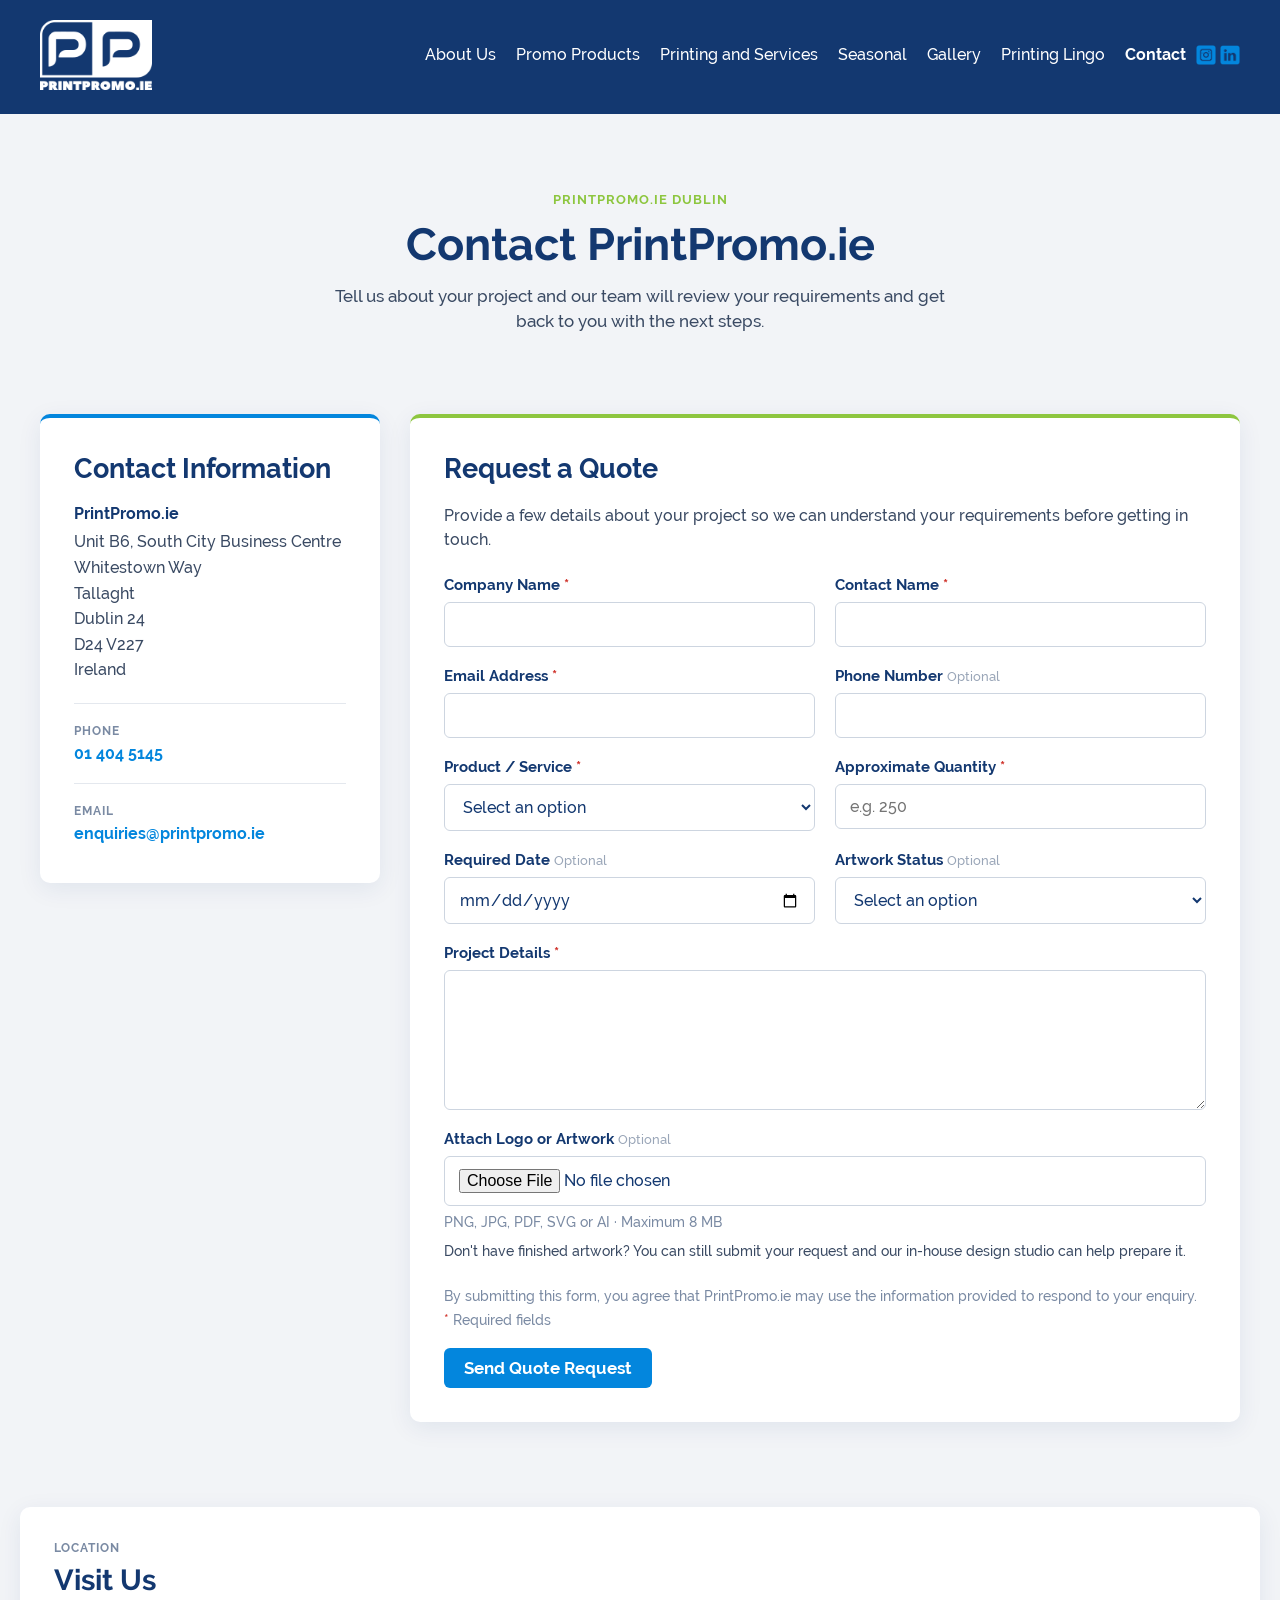
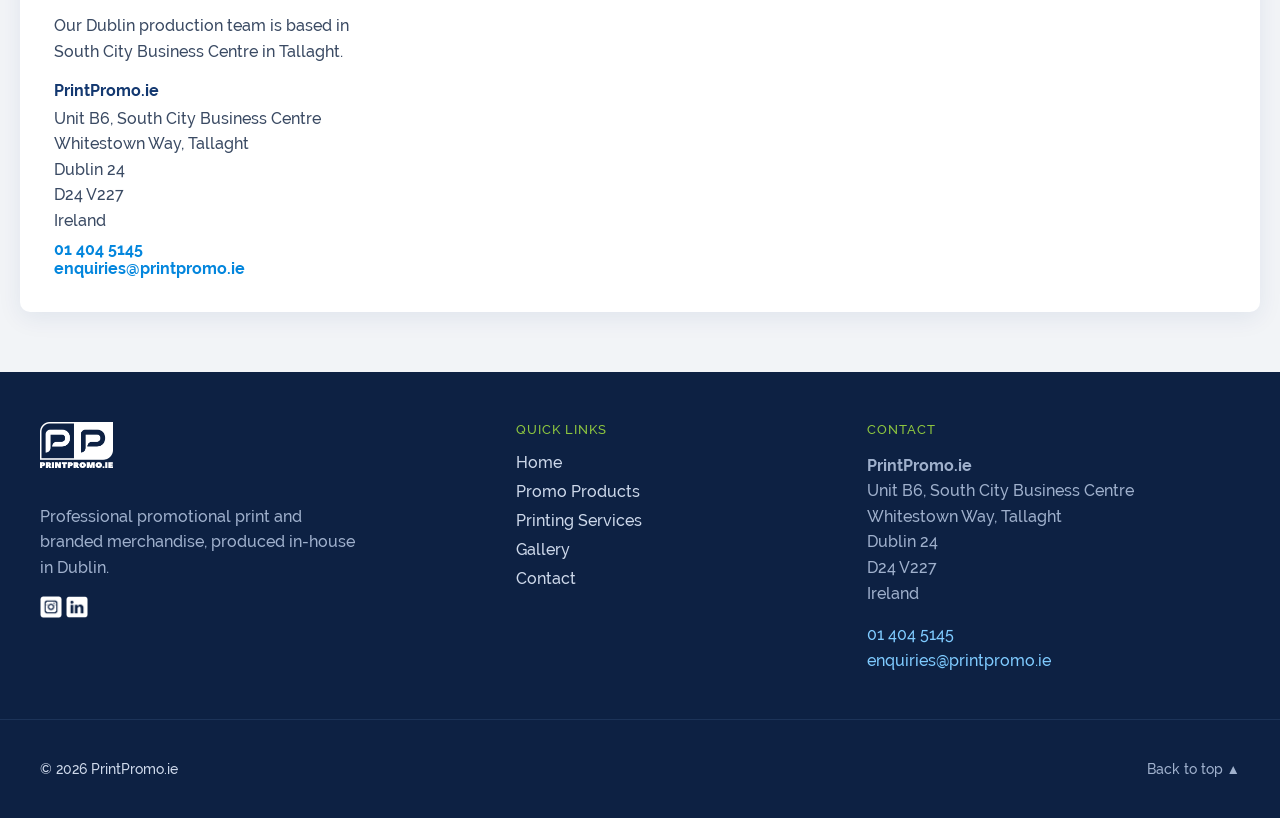
<file: contact.html>
<!DOCTYPE html>
<html lang="en-IE">
<head>
    <meta charset="UTF-8">
    <meta name="viewport" content="width=device-width, initial-scale=1.0">
    <script async src="https://www.googletagmanager.com/gtag/js?id=G-SHBVXMVG05"></script>
    <script>
      window.dataLayer = window.dataLayer || [];
      function gtag(){dataLayer.push(arguments);}
      gtag('js', new Date());
      gtag('config', 'G-SHBVXMVG05');
    </script>
    <meta name="description" content="Contact PrintPromo.ie in Tallaght, Dublin, for quotes on promotional products, branded merchandise, signage, vehicle wraps and large-format printing.">
    <meta name="robots" content="index,follow">
    <meta name="theme-color" content="#133870">
    <title>Contact PrintPromo.ie Dublin | Request a Print Quote</title>
    <link rel="canonical" href="https://www.printpromo.ie/contact.html">

    <!-- Open Graph -->
    <meta property="og:type" content="website">
    <meta property="og:title" content="Contact PrintPromo.ie Dublin | Request a Print Quote">
    <meta property="og:description" content="Contact PrintPromo.ie in Tallaght, Dublin, for quotes on promotional products, branded merchandise, signage, vehicle wraps and large-format printing.">
    <meta property="og:url" content="https://www.printpromo.ie/contact.html">
    <meta property="og:site_name" content="PrintPromo.ie">
    <meta property="og:locale" content="en_IE">
    <meta name="twitter:card" content="summary">
    <meta name="twitter:title" content="Contact PrintPromo.ie Dublin | Request a Print Quote">
    <meta name="twitter:description" content="Contact PrintPromo.ie in Tallaght, Dublin, for quotes on promotional products, branded merchandise, signage, vehicle wraps and large-format printing.">
    <script type="application/ld+json">
    {
      "@context": "https://schema.org",
      "@graph": [
        {
          "@type": "Organization",
          "@id": "https://www.printpromo.ie/#organization",
          "name": "PrintPromo.ie",
          "url": "https://www.printpromo.ie/",
          "logo": "https://www.printpromo.ie/images/logo.png",
          "email": "enquiries@printpromo.ie",
          "telephone": "+353 1 404 5145",
          "sameAs": ["https://www.instagram.com/printpromo.ie/", "https://www.linkedin.com/company/printpromo-ie/"]
        },
        {
          "@type": "LocalBusiness",
          "@id": "https://www.printpromo.ie/#localbusiness",
          "name": "PrintPromo.ie",
          "url": "https://www.printpromo.ie/",
          "email": "enquiries@printpromo.ie",
          "telephone": "+353 1 404 5145",
          "address": {
            "@type": "PostalAddress",
            "streetAddress": "Unit B6, South City Business Centre, Whitestown Way",
            "addressLocality": "Tallaght",
            "addressRegion": "Dublin 24",
            "postalCode": "D24 V227",
            "addressCountry": "IE"
          },
          "parentOrganization": {"@id": "https://www.printpromo.ie/#organization"}
        },
        {
          "@type": "WebSite",
          "@id": "https://www.printpromo.ie/#website",
          "url": "https://www.printpromo.ie/",
          "name": "PrintPromo.ie",
          "publisher": {"@id": "https://www.printpromo.ie/#organization"},
          "inLanguage": "en-IE"
        },
        {
          "@type": "ContactPage",
          "@id": "https://www.printpromo.ie/contact.html#webpage",
          "url": "https://www.printpromo.ie/contact.html",
          "name": "Contact PrintPromo.ie Dublin | Request a Print Quote",
          "isPartOf": {"@id": "https://www.printpromo.ie/#website"},
          "about": {"@id": "https://www.printpromo.ie/#localbusiness"},
          "inLanguage": "en-IE"
        }
      ]
    }
    </script>

    <link rel="stylesheet" href="styles.css?v=20260623-1">
    <link rel="stylesheet" href="contact.css?v=1">
</head>
<body>
    <!-- HEADER -->
    <header class="header">
        <a href="index.html"><img src="images/logo.png" alt="PrintPromo.ie Logo" class="logo"></a>
        <nav class="navbar">
            <button class="close-menu" aria-label="Close navigation">&times;</button>
            <a href="index.html#about-us">About Us</a>
            <a href="index.html#promoproducts">Promo Products</a>
            <a href="index.html#printingservices">Printing and Services</a>
            <a href="index.html#seasonal">Seasonal</a>
            <a href="index.html#gallery">Gallery</a>
            <a href="index.html#glossary">Printing Lingo</a>
            <a href="contact.html" class="current">Contact</a>
            <div class="social-icons">
                <a href="https://www.instagram.com/printpromo.ie/" target="_blank" rel="noopener noreferrer"><img src="images/ig.png" alt="Instagram"></a>
                <a href="https://www.linkedin.com/company/printpromo-ie/" target="_blank" rel="noopener noreferrer"><img src="images/li.png" alt="LinkedIn"></a>
            </div>
        </nav>
        <button class="menu-toggle" aria-label="Toggle navigation">&#9776;</button>
    </header>

    <!-- CONTACT INTRO -->
    <section class="contact-hero">
        <div class="container">
            <span class="contact-eyebrow">PRINTPROMO.IE DUBLIN</span>
            <h1>Contact PrintPromo.ie</h1>
            <p class="contact-sub">Tell us about your project and our team will review your requirements and get back to you with the next steps.</p>
        </div>
    </section>

    <!-- CONTACT BODY -->
    <section class="contact-body">
        <div class="container contact-grid">

            <!-- LEFT: CONTACT INFO -->
            <aside class="contact-info-card">
                <h2>Contact Information</h2>
                <div class="info-block">
                    <strong>PrintPromo.ie</strong>
                    <p>Unit B6, South City Business Centre<br>
                       Whitestown Way<br>
                       Tallaght<br>
                       Dublin 24<br>
                       D24 V227<br>
                       Ireland</p>
                </div>
                <div class="info-divider"></div>
                <div class="info-block">
                    <span class="info-label">PHONE</span>
                    <a href="tel:+35314045145" class="info-link">01 404 5145</a>
                </div>
                <div class="info-divider"></div>
                <div class="info-block">
                    <span class="info-label">EMAIL</span>
                    <a href="mailto:enquiries@printpromo.ie" class="info-link">enquiries@printpromo.ie</a>
                </div>
            </aside>

            <!-- RIGHT: QUOTE FORM -->
            <div class="quote-card">
                <h2>Request a Quote</h2>
                <p class="quote-intro">Provide a few details about your project so we can understand your requirements before getting in touch.</p>

                <form id="quoteForm" action="save_contact.php" method="POST" enctype="multipart/form-data" novalidate>

                    <!-- Honeypot anti-spam: hidden from humans, bots fill it -->
                    <div class="hp-field" aria-hidden="true">
                        <label for="website">Website</label>
                        <input type="text" id="website" name="website" tabindex="-1" autocomplete="off">
                    </div>

                    <div class="form-row">
                        <div class="form-field">
                            <label for="company">Company Name <span class="req">*</span></label>
                            <input type="text" id="company" name="company" required>
                        </div>
                        <div class="form-field">
                            <label for="contact_name">Contact Name <span class="req">*</span></label>
                            <input type="text" id="contact_name" name="contact_name" required>
                        </div>
                    </div>

                    <div class="form-row">
                        <div class="form-field">
                            <label for="email">Email Address <span class="req">*</span></label>
                            <input type="email" id="email" name="email" required>
                        </div>
                        <div class="form-field">
                            <label for="phone">Phone Number <span class="opt">Optional</span></label>
                            <input type="tel" id="phone" name="phone">
                        </div>
                    </div>

                    <div class="form-row">
                        <div class="form-field">
                            <label for="product_service">Product / Service <span class="req">*</span></label>
                            <select id="product_service" name="product_service" required>
                                <option value="" disabled selected>Select an option</option>
                                <optgroup label="Promo Products">
                                    <option>Apparel &amp; Accessories</option>
                                    <option>Bags &amp; Travel</option>
                                    <option>Eating &amp; Drinking</option>
                                    <option>Seasonal Range</option>
                                    <option>Technology &amp; Accessories</option>
                                    <option>Umbrellas &amp; Rain Garments</option>
                                    <option>Eco Product Range</option>
                                    <option>Office &amp; Writing</option>
                                </optgroup>
                                <optgroup label="Printing Services">
                                    <option>Outdoor Display &amp; Events</option>
                                    <option>Internal Display &amp; Finishing</option>
                                    <option>Vehicle Wraps</option>
                                    <option>Sign Panels &amp; Advertising</option>
                                    <option>Branded Glassware</option>
                                    <option>Large Format Print</option>
                                    <option>Last Minute Print</option>
                                    <option>Wall &amp; Glass Manifestations</option>
                                </optgroup>
                                <option>Other / Not sure</option>
                            </select>
                        </div>
                        <div class="form-field">
                            <label for="quantity">Approximate Quantity <span class="req">*</span></label>
                            <input type="text" id="quantity" name="quantity" placeholder="e.g. 250" required>
                        </div>
                    </div>

                    <div class="form-row">
                        <div class="form-field">
                            <label for="required_date">Required Date <span class="opt">Optional</span></label>
                            <input type="date" id="required_date" name="required_date">
                        </div>
                        <div class="form-field">
                            <label for="artwork_status">Artwork Status <span class="opt">Optional</span></label>
                            <select id="artwork_status" name="artwork_status">
                                <option value="" disabled selected>Select an option</option>
                                <option>Print-ready artwork available</option>
                                <option>Logo only, needs setup</option>
                                <option>No artwork yet, need design help</option>
                            </select>
                        </div>
                    </div>

                    <div class="form-field full">
                        <label for="details">Project Details <span class="req">*</span></label>
                        <textarea id="details" name="details" rows="6" required></textarea>
                    </div>

                    <div class="form-field full">
                        <label for="artwork">Attach Logo or Artwork <span class="opt">Optional</span></label>
                        <input type="file" id="artwork" name="artwork" accept=".png,.jpg,.jpeg,.pdf,.svg,.ai">
                        <p class="field-hint">PNG, JPG, PDF, SVG or AI &middot; Maximum 8 MB</p>
                        <p class="field-note">Don't have finished artwork? You can still submit your request and our in-house design studio can help prepare it.</p>
                    </div>

                    <p class="consent">By submitting this form, you agree that PrintPromo.ie may use the information provided to respond to your enquiry.</p>
                    <p class="req-note"><span class="req">*</span> Required fields</p>

                    <button type="submit" class="submit-btn">Send Quote Request</button>
                    <p id="formStatus" class="form-status" role="status" aria-live="polite"></p>
                </form>
            </div>
        </div>
    </section>

    <!-- VISIT US / MAP -->
    <section class="visit-us">
        <div class="container visit-grid">
            <div class="visit-text">
                <span class="info-label">LOCATION</span>
                <h2>Visit Us</h2>
                <p>Our Dublin production team is based in South City Business Centre in Tallaght.</p>
                <div class="info-block">
                    <strong>PrintPromo.ie</strong>
                    <p>Unit B6, South City Business Centre<br>
                       Whitestown Way, Tallaght<br>
                       Dublin 24<br>
                       D24 V227<br>
                       Ireland</p>
                </div>
                <a href="tel:+35314045145" class="info-link">01 404 5145</a><br>
                <a href="mailto:enquiries@printpromo.ie" class="info-link">enquiries@printpromo.ie</a>
            </div>
            <div class="visit-map">
                <iframe
                    title="PrintPromo.ie location in Tallaght, Dublin"
                    src="https://www.google.com/maps/embed?pb=!1m18!1m12!1m3!1d2385.5468905484363!2d-6.375996299999999!3d53.2797378!2m3!1f0!2f0!3f0!3m2!1i1024!2i768!4f13.1!3m3!1m2!1s0x486774ced52146ad%3A0xec483c20144a6cc9!2sHall%20Print%20Solutions!5e0!3m2!1sen!2sie!4v1721646984410!5m2!1sen!2sie"
                    loading="lazy" allowfullscreen></iframe>
            </div>
        </div>
    </section>

    <!-- FOOTER -->
    <footer class="site-footer" id="footer">
        <div class="container footer-grid">
            <div class="footer-col footer-brand">
                <img src="images/logo.png" alt="PrintPromo.ie Logo" class="footer-logo">
                <p>Professional promotional print and branded merchandise, produced in-house in Dublin.</p>
                <div class="social-icons">
                    <a href="https://www.instagram.com/printpromo.ie/" target="_blank" rel="noopener noreferrer"><img src="images/igw.png" alt="Instagram"></a>
                    <a href="https://www.linkedin.com/company/printpromo-ie/" target="_blank" rel="noopener noreferrer"><img src="images/liw.png" alt="LinkedIn"></a>
                </div>
            </div>
            <div class="footer-col">
                <h3 class="footer-heading">Quick Links</h3>
                <ul class="footer-links">
                    <li><a href="index.html">Home</a></li>
                    <li><a href="index.html#promoproducts">Promo Products</a></li>
                    <li><a href="index.html#printingservices">Printing Services</a></li>
                    <li><a href="index.html#gallery">Gallery</a></li>
                    <li><a href="contact.html">Contact</a></li>
                </ul>
            </div>
            <div class="footer-col">
                <h3 class="footer-heading">Contact</h3>
                <p><strong>PrintPromo.ie</strong><br>
                   Unit B6, South City Business Centre<br>
                   Whitestown Way, Tallaght<br>
                   Dublin 24<br>
                   D24 V227<br>
                   Ireland</p>
                <p><a href="tel:+35314045145" class="footer-contact">01 404 5145</a><br>
                   <a href="mailto:enquiries@printpromo.ie" class="footer-contact">enquiries@printpromo.ie</a></p>
            </div>
        </div>
        <div class="footer-bottom">
            <div class="container">
                <span>&copy; 2026 PrintPromo.ie</span>
                <a href="#" class="back-top-link">Back to top &#9650;</a>
            </div>
        </div>
    </footer>

    <script src="contact.js?v=1"></script>
</body>
</html>
</file>
<file: styles.css>
/* Importing Font Files */
@font-face {
    font-family: 'Raleway';
    src: url('fonts/Raleway-Regular.ttf') format('truetype');
    font-weight: normal;
    font-style: normal;
}
@font-face {
    font-family: 'Raleway';
    src: url('fonts/Raleway-Bold.ttf') format('truetype');
    font-weight: bold;
    font-style: normal;
}
@font-face {
    font-family: 'Raleway';
    src: url('fonts/Raleway-Black.ttf') format('truetype');
    font-weight: 600;
    font-style: normal;
}
@font-face {
    font-family: 'Raleway';
    src: url('fonts/Raleway-Medium.ttf') format('truetype');
    font-weight: 400;
    font-style: normal;
}
@font-face {
    font-family: 'Raleway';
    src: url('fonts/Raleway-Light.ttf') format('truetype');
    font-weight: 300;
    font-style: normal;
}
@font-face {
    font-family: 'Raleway';
    src: url('fonts/Raleway-Italic.ttf') format('truetype');
    font-weight: normal;
    font-style: italic;
}

/* Animation for headers */
@keyframes slideUpFadeIn {
    0% {
        opacity: 0;
        transform: translateY(60px);
    }
    100% {
        opacity: 1;
        transform: translateY(0);
    }
}

.animate-header {
    opacity: 0; /* Ensure headers are hidden initially */
    animation: slideUpFadeIn .5s forwards; /* Apply the animation */
}

/* Animation for SUPPORT LOCAL sliding in from the right */
@keyframes slideInRight {
    0% {
        opacity: 0;
        transform: translateX(200px);
    }
    100% {
        opacity: 1;
        transform: translateX(0);
    }
}

.animate-support-local {
    opacity: 0;
    animation: slideInRight 0.5s forwards;
    animation-delay: var(--animation-delay);
}

/* Scaling up core value images on hover */
.value img {
    transition: transform 0.5s ease-in-out;
}

.value:hover img {
    transform: scale(1.5);
}

/* Smooth Scrolling */
html {
    scroll-behavior: smooth;
}

/* Default Items */
body {
    color: #fff;
    font-family: 'Raleway', sans-serif;
    margin: 0;
    padding: 0;
    background-color: #133870;
}
h2 {
    font-family: Raleway;
    font-weight: bold;
    color: #fff;
    margin-top: 0;
    margin-bottom: 30px;
    padding: 15px 0px;
    font-size: 2.5em;
}
h3 {
    color: #7fcbff;
    font-weight: 400;
    margin-bottom: 30px;
    padding: 0px 0px;
    font-size: 1.6em;
}
img {
    max-width: 100%;
    height: auto;
}

a{
    text-decoration: none;
    color: inherit;
}

a:hover{
    text-decoration: underline;
}

/* Header */
.header {
    display: flex;
    justify-content: space-between;
    align-items: center;
    padding: 20px 20px;
    max-width: 1200px;
    margin: 0 auto;
}
.logo {
    height: 70px;
}

/* Navbar Styles */
.navbar {
    display: flex;
    z-index: 1000;
}
.navbar a {
    color: #fff; /* Default text color */
    text-decoration: none;
    margin-left: 20px;
    transition: color 0.3s ease; /* Smooth transition for color change */
}
.navbar a img {
    width: 20px;
    height: auto;
    margin: 0;
    padding: 0;
}
.navbar a:hover {
    color: #0386dd; /* Text color on hover */
}
.navbar a.current {
    font-weight: bold; /* Bold for active link */
}
.menu-toggle {
    display: none;
    font-size: 24px;
    background: none;
    border: none;
    cursor: pointer;
    color: #0e76bc;
}

/* Close menu button */
.close-menu {
    display: none;
    font-size: 24px;
    background: none;
    border: none;
    cursor: pointer;
    color: #0e76bc;
    align-self: flex-end;
}
.social-icons {
    margin-left: 10px;
}
.social-icons a {
    margin-left: 0;
}

/* Hero Banner */
.hero-banner {
    position: relative;
    width: 100%;
    overflow: hidden;
    background-color: #f3f3f3;
    display: flex;
    justify-content: center;
    align-items: center;
}
.carousel {
    width: 100%;
    position: relative;
    overflow: hidden;
    max-width: 100%;
    margin: 0 auto;
}
.carousel .slides {
    display: flex;
    transition: transform 0.5s ease-in-out;
    width: 100%; /* Assuming you have 4 slides */
    will-change: transform;
}
.carousel .slide {
    position: relative;
    width: 100%;
    flex-shrink: 0;
    overflow: hidden; /* Ensure no overflow */
}
.carousel .slides img {
    width: 100%;
    object-fit: cover;
}
.carousel img {
    display: block;
}
.carousel-indicators {
    position: absolute;
    bottom: 10px;
    left: 50%;
    transform: translateX(-50%);
    display: flex;
}
.carousel-indicators .indicator {
    width: 10px;
    height: 10px;
    background-color: #fff;
    border-radius: 50%;
    margin: 0 5px;
    cursor: pointer;
}
.carousel-indicators .indicator.active {
    background-color: #8dc63f;
}
/* Carousel Arrows */
.arrow {
    color: #fff;
    position: absolute;
    top: 50%;
    font-size: 1.8em;
    transform: translateY(-50%);
    width: 40px;
    height: 40px;
    cursor: pointer;
    z-index: 900;
}
.arrow.prev {
    left: 20px;
}
.arrow.next {
    right: 10px;
}
.scroll-arrow {
    position: absolute;
    bottom: 20px;
    left: 50%;
    transform: translateX(-50%);
    font-size: 4em;
    color: #fff;
    cursor: pointer;
    animation: bounce 2s infinite;
}
@keyframes bounce {
    0%, 20%, 50%, 80%, 100% {
        transform: translateX(-50%) translateY(0);
    }
    40% {
        transform: translateX(-50%) translateY(-15px);
    }
    60% {
        transform: translateX(-50%) translateY(-10px);
    }
}
/* CTA Button */
.cta-button {
    position: absolute;
    bottom: 32%;
    left: 50%;
    transform: translateX(-50%);
    padding: 10px 20px;
    background-color: #8dc63f;
    color: #fff;
    text-decoration: none;
    font-size: 1.5em;
    border-radius: 5px;
    transition: background-color 0.3s ease;
}
.cta-button:hover {
    background-color: #74a62d;
}

/* Sections */
.section {
    padding: 25px 20px 40px 20px;
    margin: 0 auto;
    text-align: center;
}
.grid {
    display: grid;
    gap: 5px;
    justify-items: center;
}
.container {
    max-width: 1200px;
    margin: 0 auto;
    padding: 25px 15px; /* Add some padding for better alignment */
}
/* Shared location panel and canonical site footer */
.homepage-map {
    background: #f2f4f7;
    color: #133870;
    padding: 50px 20px 60px;
}
.visit-grid {
    display: grid;
    grid-template-columns: 340px 1fr;
    gap: 30px;
    align-items: stretch;
    background: #fff;
    border-radius: 10px;
    padding: 34px;
    box-shadow: 0 6px 24px rgba(19, 56, 112, 0.08);
}
.visit-text h2 { color: #133870; font-size: 1.8em; margin: 8px 0 14px; padding: 0; }
.visit-text p { color: #3a4a63; line-height: 1.6; }
.visit-map iframe { width: 100%; height: 100%; min-height: 300px; border: 0; border-radius: 8px; }
.info-label { display: block; font-size: 0.75em; font-weight: bold; letter-spacing: 1px; color: #7a8aa3; margin-bottom: 6px; }
.info-link { color: #0386dd; font-weight: bold; text-decoration: none; }
.info-link:hover { text-decoration: underline; }

.site-footer { background: #0d2143; color: #cdd8ea; }
.footer-grid { display: grid; grid-template-columns: 1.4fr 1fr 1.2fr; gap: 40px; padding: 50px 20px 30px; }
.footer-logo { height: 46px; margin-bottom: 16px; }
.footer-brand p { line-height: 1.6; color: #9fb0cc; max-width: 320px; }
.footer-heading { color: #8dc63f; font-size: 0.8em; letter-spacing: 1px; text-transform: uppercase; margin: 0 0 16px; padding: 0; }
.footer-links { list-style: none; padding: 0; margin: 0; }
.footer-links li { margin-bottom: 10px; }
.footer-links a { color: #cdd8ea; text-decoration: none; }
.footer-links a:hover { color: #fff; text-decoration: underline; }
.footer-col p { line-height: 1.6; color: #9fb0cc; }
.footer-contact { color: #7fcbff; text-decoration: none; }
.footer-contact:hover { text-decoration: underline; }
.site-footer .social-icons a img { width: 22px; height: auto; }
.site-footer .social-icons { margin: 14px 0 0; }
.footer-bottom { border-top: 1px solid #1c3358; padding: 16px 0; font-size: 0.85em; }
.footer-bottom .container { display: flex; justify-content: space-between; align-items: center; }
.back-top-link { color: #9fb0cc; text-decoration: none; }
.back-top-link:hover { color: #fff; }

@media (max-width: 900px) {
    .visit-grid, .footer-grid { grid-template-columns: 1fr; }
    .footer-grid { gap: 30px; }
}
@media (max-width: 600px) {
    .visit-grid { padding: 24px; }
    .footer-bottom .container { flex-direction: column; gap: 10px; }
}

/* Display Catalogue
   Photoshop background image: replace images/display-catalogue-bg.jpg here if the uploaded filename changes. */
body #display-catalogue.display-catalogue {
    background-color: #133870; /* Fallback colour if the background image has not been uploaded yet. */
    background-image: url('images/display-catalogue-bg.jpg') !important;
    background-position: center center;
    background-repeat: no-repeat;
    background-size: cover;
    box-sizing: border-box;
    color: #ffffff;
    display: flex;
    align-items: center;
    justify-content: center;
    isolation: isolate;
    margin: 0 auto;
    min-height: 390px;
    overflow: hidden;
    padding: 78px 20px;
    position: relative;
    text-align: center;
    width: 100%;
}

body #display-catalogue.display-catalogue::before {
    background: linear-gradient(135deg, rgba(8, 28, 67, 0.92), rgba(19, 56, 112, 0.78), rgba(3, 134, 221, 0.62));
    content: "";
    inset: 0;
    pointer-events: none;
    position: absolute;
    z-index: -1;
}

body #display-catalogue.display-catalogue .container {
    align-items: center;
    box-sizing: border-box;
    display: flex;
    flex-direction: column;
    justify-content: center;
    margin: 0 auto;
    max-width: 920px;
    padding: 0 15px;
    position: relative;
    text-align: center;
    width: 100%;
    z-index: 1;
}

body #display-catalogue.display-catalogue .catalogue-label {
    border: 1px solid rgba(255, 255, 255, 0.58);
    border-radius: 999px;
    color: #ffffff;
    display: inline-flex;
    font-size: 0.85em;
    font-weight: bold;
    letter-spacing: 0;
    line-height: 1;
    margin: 0 0 16px;
    padding: 9px 18px;
    text-transform: uppercase;
}

body #display-catalogue.display-catalogue h2 {
    color: #ffffff !important;
    font-size: 3.1em;
    line-height: 1.12;
    margin: 0 0 16px;
    padding: 0;
    text-transform: none;
}

body #display-catalogue.display-catalogue p {
    color: #ffffff;
    font-size: 1.2em;
    line-height: 1.6;
    margin: 0 auto 28px;
    max-width: 720px;
}

body #display-catalogue.display-catalogue .catalogue-download-button {
    align-items: center;
    background-color: #ffffff;
    border-radius: 5px;
    box-sizing: border-box;
    color: #133870;
    display: inline-flex;
    font-size: 1.1em;
    font-weight: bold;
    justify-content: center;
    min-height: 46px;
    padding: 11px 30px;
    text-decoration: none !important;
    transition: background-color 0.3s ease, box-shadow 0.3s ease, transform 0.3s ease;
}

body #display-catalogue.display-catalogue .catalogue-download-button:hover,
body #display-catalogue.display-catalogue .catalogue-download-button:focus {
    background-color: #7fcbff;
    box-shadow: 0px 5px 15px rgba(0,0,0,0.25);
    color: #133870;
    text-decoration: none !important;
    transform: translateY(-2px);
}


/* About Us */

.about-us{
    background-image: url('images/bg_about.png'); /* Your transparent image */
    background-repeat: no-repeat;
    background-position: center top;
    background-size: cover; /* Ensures the image scales properly */
}

.about-section {
    display: flex;
    align-items: flex-start;
    justify-content: flex-start;
    text-align: left;

}
.about-section img {
    width: 50%;
    margin-right: 20px;
}

.about-text{
    padding: 0 10px;
}
/* Support Local */

.support-local {
    background: #2c4707;
    color: #ffa620;
    background-image: url('images/bg_located.png'); /* Your transparent image */
    background-repeat: no-repeat;
    background-position: center top;
    background-size: cover; /* Ensures the image scales properly */
}

.support-local h2, .support-local h2 span {
    color: #ffa620;
}

.values-container {
    display: flex;
    justify-content: space-between;
    flex-wrap: wrap;
}
.value {
    width: 22%;
    text-align: center;
}
.value .icon {
    margin-bottom: 10px;
}
.value img {
    width: 100px;
    height: auto;
}



/* Recent Work */

.recent-work{
    background-color: #133870;
    background-image: url('images/bg_gallery.png'); /* Your transparent image */
    background-repeat: no-repeat;
    background-position: center top;
    background-size: cover; /* Ensures the image scales properly */
}
/* Full-width background for Recent Work section */
.full-width-background {
    width: 100%;
    padding: 30px 0; /* Adjust padding as necessary */
    box-sizing: border-box;
}
.recent-work-inner {
    max-width: 1300px;
    margin: 0 auto;
    text-align: center;
    padding: 0 20px; /* Add padding to center the content */
}
.recent-work h2 {
    color: white;
}

/* Gallery styles */
.gallery-container {
    position: relative;
    overflow: hidden;
    width: 100%;
    display: flex;
    align-items: center;
    justify-content: center; /* Center the gallery container */
}
.gallery-wrapper {
    overflow: hidden;
    width: 100%;
    position: relative; /* Added to ensure arrows are positioned correctly */
}
.gallery {
    display: flex;
    transition: transform 1s linear;
    gap:10px;
    margin-top: 10px;
}
.gallery img {
    width: 100%; 
    height: auto;
    border-radius: 5px;
    box-shadow: 0 4px 10px rgba(0, 0, 0, 0.2);
}
.gallery-arrow {
    color: #fff;
    top: 50%;
    font-size: 2em;
    transform: translateY(-9%);
    width: 40px;
    height: 40px;
    cursor: pointer;
    z-index: 1000;
    border-radius: 50%;
    display: flex;
    justify-content: center;
    align-items: center;
}
.gallery-prev {
    left: -50px; /* Move it outside the left boundary */
}
.gallery-next {
    right: -50px; /* Move it outside the right boundary */
}



/* Products */
.promo-products {
    background-color: #ffffff;
    padding: 15px 0; /* Add padding to make the section look better */
}
.promo-products h2,
.promo-products .product-details {
    color: #133870;
}
.promo-products h3{
 color: #133870;   
}
.button {
    padding: 10px 20px;
    border-radius: 8px;
    background-color: #133870;
    color: white;
    cursor: pointer;
    width: 150px; /* Set a fixed width for the buttons */
    height: 70px;
    box-sizing: border-box;
    font-size: 1em;
    font-weight: bold;
    display: flex; /* Enable flexbox */
    flex-direction: column; /* Arrange items vertically */
    align-items: center; /* Center items horizontally */
    justify-content: center; /* Center items vertically */
    text-align: center; /* Ensure text is centered */
}
.product-button {
    padding: 10px 20px;
    border-radius: 5px;
    background-color: #133870;
    color: white;
    cursor: pointer;
    text-decoration: none;
    margin-top: 20px;
    margin-right: auto;
    margin-left: auto;
    width: 400px;
    height: 60px;
    text-align: center;
    box-sizing: border-box;
    font-size: 1.2em;
    font-weight: bold;
    display: flex; /* Enable flexbox */
    flex-direction: column; /* Arrange items vertically */
    align-items: center; /* Center items horizontally */
    justify-content: center; /* Center items vertically */
}

.backto-button {
    padding: 10px 20px;
    border-radius: 5px;
    background-color: #133870;
    color: white;
    cursor: pointer;
    text-decoration: none;
    margin: 0 auto;
    width: 200px;
    height: 30px;
    text-align: center;
    box-sizing: border-box;
    font-size: 1.2em;
    font-weight: bold;
    display: flex; /* Enable flexbox */
    flex-direction: column; /* Arrange items vertically */
    align-items: center; /* Center items horizontally */
    justify-content: center; /* Center items vertically */
}

.range-button {
    padding: 10px 20px;
    border-radius: 5px;
    background-color: #0386dd;
    color: white;
    cursor: pointer;
    text-decoration: none;
    margin: 0 auto;
    width: 600px;
    height: 30px;
    text-align: center;
    box-sizing: border-box;
    font-size: 1.2em;
    font-weight: bold;
    display: flex; /* Enable flexbox */
    flex-direction: column; /* Arrange items vertically */
    align-items: center; /* Center items horizontally */
    justify-content: center; /* Center items vertically */
}

.button:hover, .button.active {
    background-color: #0e76bc;
    color: white;
    box-shadow: 0px 5px 15px rgba(0,0,0,0.2);
    transform: translateY(-2px);
}

.product-button:hover {
    background-color: #0e76bc;
    color: white;
    box-shadow: 0px 5px 15px rgba(0,0,0,0.2);
    transform: translateY(-2px);
}

.promo-products a {
    text-decoration: none;
}

.button-text {
    display: block; /* Ensure text is treated as block-level element */
}
.product-about-section {
    display: flex;
    gap: 20px;
    text-align: left;
    padding: 30px;
}
.product-details {
    text-align: left;
    margin-top: 50px;
    display: flex;
    align-items: flex-start;
    flex-wrap: wrap; /* Allows wrapping on smaller screens */
}
.product-details strong{
    color: #5cbdfd;
}
.product-description {
    max-width: 60%; /* Adjust the width as needed */
    flex: 1 1 auto; /* Allows the description to resize */
}
/* Ensure the images and text align properly */
.productimage {
    max-width: 50%; /* Adjust the width as needed */
    height: 50%;
    flex: 1 1 auto; /* Allows the image to resize */
}
.product-description h3 {
    margin: 0;
    padding: 0;
    padding-left: 10px;
}
.product-description p {
    margin: auto 0;
    padding: 10px 12px;
    text-align: left;
}
.product-description div img {
    width: 10%;
    height: 10%;
    margin: 4px 10px;
}

/*Services*/
.printing-services {
    padding: 15px 0; /* Add padding to make the section look better */
    background-image: url('images/bg_printing.png'); /* Your transparent image */
    background-repeat: no-repeat;
    background-position: center top;
    background-size: cover; /* Ensures the image scales properly */
}
.printing-services h2,
.printing-services .product-details {
    color: #fff;
}
.printing-services h3{
    text-transform: uppercase; 
    color: #fff;   
}
.button2 {
    padding: 10px 20px;
    border-radius: 8px;
    background-color: #fff;
    color: #133870;
    cursor: pointer;
    width: 150px; /* Set a fixed width for the buttons */
    height: 70px;
    box-sizing: border-box;
    font-size: 1em;
    font-weight: bold;
    display: flex; /* Enable flexbox */
    flex-direction: column; /* Arrange items vertically */
    align-items: center; /* Center items horizontally */
    justify-content: center; /* Center items vertically */
    text-align: center; /* Ensure text is centered */
}
.button2:hover, .button2.active {
    background-color: #0e76bc;
    color: white;
    box-shadow: 0px 5px 15px rgba(0,0,0,0.2);
    transform: translateY(-2px);
}

.service-button {
    padding: 10px 20px;
    border-radius: 5px;
    background-color: #0e76bc;
    color: white;
    cursor: pointer;
    text-decoration: none;
    margin-top: 20px;
    margin-right: auto;
    margin-left: auto;
    width: 400px;
    height: 60px;
    text-align: center;
    box-sizing: border-box;
    font-size: 1.2em;
    font-weight: bold;
    display: flex; /* Enable flexbox */
    flex-direction: column; /* Arrange items vertically */
    align-items: center; /* Center items horizontally */
    justify-content: center; /* Center items vertically */
}

.service-button:hover {
    background-color: #fff;
    color: #133870;
    box-shadow: 0px 5px 15px rgba(0,0,0,0.2);
    transform: translateY(-2px);
}

.printing-services a {
    text-decoration: none;
}

/* Seasonal Brochures Section */
.seasonal-brochures {
    background-color: #fff;  /* Optional: set a background color */
    padding: 40px 0;
    text-align: center;
}

.seasonal-brochures h2 {
    color: #133870;  /* Same color scheme as the site */
    font-size: 2.5em;
    margin-bottom: 20px;
}

.brochures-grid {
    display: flex;
    justify-content: center;
    gap: 20px;
    flex-wrap: wrap;
}

.brochure-item {
    display: block;
    width: 250px;  /* Adjust as per your design */
    transition: transform 0.3s ease;
}

.brochure-item img {
    width: 100%;
    height: auto;
    box-shadow: 0 4px 10px rgba(0, 0, 0, 0.2);
}

.brochure-item:hover {
    transform: scale(1.05);
}

/* OUR CLIENTS section */
.our-brands {
    text-align: center;
    padding: 50px 0;
    background-color: #fff;
}

.our-brands h2{
    color: #133870;
}

.our-brands .brands-container {
    display: flex;
    flex-wrap: wrap;
    justify-content: center;
    gap: 30px;
}

.our-brands .brands-container img {
    max-width: 120px;
    height: auto;
}

.glossary{
    background-color: rgb(252, 236, 217);
}

.glossary h2{
    color: #133870;
}

.glossary-grid {
    display: grid;
    grid-template-columns: repeat(auto-fill, minmax(150px, 1fr));
    gap: 20px;
    padding: 20px;
}

.glossary-item {
    padding: 20px;
    text-align: center;
    cursor: pointer;
    border-radius: 10px;
    color: #133870;
}

.glossary-item:hover {
    color: #2c2c2c;
    font-weight: bold;
}

.glossary-modal {
    display: none;
    position: fixed;
    top: 0;
    left: 0;
    width: 100%;
    height: 100%;
    background-color: rgba(0, 0, 0, 0.6);
    z-index: 1000;
    justify-content: center;
    align-items: center;
}

.glossary-modal h2{
    color: #133870;
    margin-bottom: 20px;
}
.glossary-modal-content {
    background-color: white;
    padding: 20px;
    border-radius: 10px;
    max-width: 500px;
    text-align: center;
    position: relative;
    color: #133870;
}

.glossary-modal-content p{
    margin-bottom: 40px;
    padding: 0 30px;
}

.glossary-modal img {
    max-width: 100px;
    margin-bottom: 20px;
}

.close-btn {
    position: relative;
    top: -10px;
    right: -235px;
    font-size: 2em;
    cursor: pointer;
    color: #133870;
}

.close-btn:hover {
    color: red;
}




/* Back to Top Button */
.back-to-top {
    position: fixed;
    bottom: 20px;
    right: 20px;
    background-color: #0e76bc;
    color: white;
    padding: 10px 15px;
    border-radius: 5px;
    cursor: pointer;
    display: none;
    z-index: 1000;
}
.back-to-top:hover {
    background-color: #aaaca7;
}

button[type="submit"] {
    padding: 10px 20px;
    background-color: #0386dd;
    color: white;
    border: none;
    cursor: pointer;
}

button[type="submit"]:hover {
    background-color: #45a049;
}

/* Media Queries for Responsivity */
@media (max-width: 1200px) {
    .header, .section {
        padding: 20px;
    }
    .hero-banner {
        height: 350px;
    }

    body #display-catalogue.display-catalogue {
        padding: 65px 20px;
    }

}

@media (max-width: 768px) {
    h2{
        font-size: 1.5em;
        margin: 0;
    }

    h3{
        margin: 0;
    }
    
    .header {
        flex-direction: row;
        justify-content: space-between;
        align-items: center;
        padding: 10px 20px;
    }

    .logo {
        order: 1;
    }

    .navbar {
        display: none;
        flex-direction: column;
        align-items: flex-start;
        background-color: #fff;
        position: absolute;
        top: 70px;
        right: 0px;
        width: 40%;
        box-shadow: 0 8px 16px rgba(0,0,0,0.1);
        z-index: 1000;
        padding: 15px 0;
    }
    .navbar a {
        margin: 4px 6px;
        width: calc(100% - 40px);
        text-align: right;
        color: #133870;
    }
    .navbar.active {
        display: flex;
    }

    .menu-toggle {
        display: block;
        order: 2;
    }

    .navbar.active .close-menu {
        display: block;
    }

    .social-icons {
        margin-top: 10px;
        display: none;
    }
    .hero-banner {
        height: 340px;
    }

    .cta-button {
        position: absolute;
        bottom: 22%;
        left: 50%;
        transform: translateX(-50%);
        padding: 10px 20px;
        font-size: .75em;
        border-radius: 5px;
        transition: background-color 0.3s ease;
    }

    .scroll-arrow {
        display: none;
    }

    .container{
        padding: 15px;
    }

    body #display-catalogue.display-catalogue {
        min-height: 300px;
        padding: 55px 20px;
    }

    body #display-catalogue.display-catalogue .container {
        max-width: 700px;
    }

    body #display-catalogue.display-catalogue h2 {
        font-size: 2.1em;
        margin-bottom: 12px;
    }

    body #display-catalogue.display-catalogue p {
        font-size: 1em;
        max-width: 560px;
    }

    .grid {
        grid-template-columns: repeat(2, 1fr);
    }
    .about-section {
        flex-direction: column;
        text-align: center;
        text-align: left;
    }
    .about-section img {
        margin-right: 0;
        margin-bottom: 20px;
        margin-top: 12px;
        width: 100%;
    }

    .value {
        width: 30%;
    }
  
    
    .button {
        width: calc(50% - 20px); /* Ensure buttons are half-width on smaller screens */
        height: 45px;
        margin: 10px 10px; /* Adjust margins for consistent spacing */
        font-size: .8em;
    }

    .button2 {
        width: calc(50% - 20px); /* Ensure buttons are half-width on smaller screens */
        height: 45px;
        margin: 10px 10px; /* Adjust margins for consistent spacing */
        font-size: .8em;
    }

    .product-details {
        margin-top: 10px;
    }

    .product-about-section {
        padding: 10px;
    }

    .range-button{
        width: 300px;
        font-size: .95em;
    }

    .seasonal-brochures h2 {
        font-size: 1.5em;
        margin-bottom: 0;
    }
    
    .brochures-grid {
        display: flex;
        justify-content: center;
        gap: 10px;
        flex-wrap: nowrap;
        flex-direction: row;
    }

    .glossary-grid {
        display: flex;
        flex-wrap: wrap;
        flex-direction: row;
        gap: 6px;
        padding: 20px;
        text-align: center;
        justify-content: center;
    }

    .glossary-item {
        padding: 5px;
        text-align: center;
    }

    .glossary-modal{
        width: 77%;
    }

    .close-btn {
        right: -156px;
    }

    .product-about-section {
        flex-direction: column;
        align-items: center;
        margin: auto;
    }

    .product-about-section img{
        max-width: 100%;
        height: auto;
        flex: none;
    }

    .product-description {
        max-width: 100%;
        flex: none; /* Prevents flex resizing */
    }

    .product-description {
        text-align: center;
    }

    .product-button {
        width: 265px;
    }
    
    .our-brands .brands-container img {
        margin-bottom: 20px;
    }
}

@media (max-width: 540px) {
    .hero-banner {
        height: 160px;
    }
}


@media (max-width: 480px) {
    h2 {
        text-transform: uppercase;
        color: #fff;
        padding: 10px 0px;
    }

    h3 {
        padding: 10px 0px;
        font-size: 1.2em;
    }

    .header, .section {
        padding: 10px;
    }
    .hero-banner {
        height: 169px;
    }

    body #display-catalogue.display-catalogue {
        min-height: 270px;
        padding: 40px 15px;
    }

    body #display-catalogue.display-catalogue .container {
        max-width: 420px;
        padding: 0 10px;
    }

    body #display-catalogue.display-catalogue h2 {
        font-size: 1.65em;
        line-height: 1.2;
    }

    body #display-catalogue.display-catalogue p {
        font-size: 0.95em;
        line-height: 1.5;
        margin-bottom: 20px;
    }

    body #display-catalogue.display-catalogue .catalogue-label {
        font-size: 0.75em;
        margin-bottom: 12px;
        padding: 7px 14px;
    }

    body #display-catalogue.display-catalogue .catalogue-download-button {
        font-size: 1em;
        min-height: 42px;
        padding: 9px 22px;
    }

    .grid {
        grid-template-columns: 1fr;
    }
    .about-section img {
        margin: 0 auto;
    }
    .button {
        width: 80%; /* Full width for buttons on very small screens */
        margin: 0;
    }

    .button2 {
        width: 80%;
        margin: 0;
    }

    .product-about-section {
        max-width: 265px;
    }

    .our-brands .brands-container {
/*        display: grid;*/
        grid-template-columns: repeat(2, 1fr);
        gap: 20px;
        justify-items: center;
    }

    .our-brands .brands-container img {
        margin-bottom: 0;
        max-width: 80px;
    }

}

@media (max-width: 375px) {
    .hero-banner {
        height: 158px;
    }
    .product-about-section {
        max-width: 235px;
    }
    .product-button {
    width: 230px;
}

}

@media (max-width: 345px) {
    .hero-banner {
        height: 150px;
    }

}


@media (min-width: 1024px) {
    .grid {
        grid-template-columns: repeat(8, 1fr);
    }
}

@media (min-width: 768px) and (max-width: 1023px) {
    .grid {
        grid-template-columns: repeat(2, 1fr);
    }
}

@media (max-width: 767px) {
    .grid {
        grid-template-columns: repeat(2, 1fr);
    }
}
</file>
<file: contact.css>
/* ============================================
   contact.css — Contact page + new footer
   Colours: navy #133870 · light blue #7fcbff / #0386dd · green #8dc63f
   Loads AFTER styles.css so it inherits fonts (Raleway) and header/nav.
   ============================================ */

/* Page background */
.contact-hero,
.contact-body,
.visit-us {
    background-color: #f2f4f7;
    color: #133870;
}

/* --- Intro --- */
.contact-hero {
    padding: 50px 20px 10px;
    text-align: center;
}
.contact-eyebrow {
    color: #8dc63f;
    font-weight: bold;
    font-size: 0.8em;
    letter-spacing: 1px;
    text-transform: uppercase;
}
.contact-hero h1 {
    color: #133870;
    font-size: 2.8em;
    margin: 10px 0 14px;
}
.contact-sub {
    max-width: 620px;
    margin: 0 auto;
    font-size: 1.05em;
    line-height: 1.5;
    color: #3a4a63;
}

/* --- Body grid --- */
.contact-body { padding: 20px 20px 50px; }
.contact-grid {
    display: grid;
    grid-template-columns: 340px 1fr;
    gap: 30px;
    align-items: start;
}

/* Cards */
.contact-info-card,
.quote-card {
    background: #fff;
    border-radius: 10px;
    padding: 34px;
    box-shadow: 0 6px 24px rgba(19, 56, 112, 0.08);
}
.contact-info-card { border-top: 4px solid #0386dd; }
.quote-card { border-top: 4px solid #8dc63f; }

.contact-info-card h2,
.quote-card h2 {
    color: #133870;
    font-size: 1.7em;
    margin: 0 0 20px;
    padding: 0;
}

.info-block { margin-bottom: 6px; }
.info-block strong { display: block; color: #133870; margin-bottom: 6px; }
.info-block p { margin: 0; line-height: 1.6; color: #3a4a63; }
.info-label {
    display: block;
    font-size: 0.75em;
    font-weight: bold;
    letter-spacing: 1px;
    color: #7a8aa3;
    margin-bottom: 6px;
}
.info-link {
    color: #0386dd;
    font-weight: bold;
    text-decoration: none;
}
.info-link:hover { text-decoration: underline; }
.info-divider {
    height: 1px;
    background: #e4e8ee;
    margin: 20px 0;
}

/* --- Form --- */
.quote-intro {
    color: #3a4a63;
    margin: 0 0 24px;
    line-height: 1.5;
}
.form-row {
    display: grid;
    grid-template-columns: 1fr 1fr;
    gap: 20px;
    margin-bottom: 20px;
}
.form-field { display: flex; flex-direction: column; }
.form-field.full { margin-bottom: 20px; }
.form-field label {
    font-weight: bold;
    color: #133870;
    margin-bottom: 8px;
    font-size: 0.95em;
}
.req { color: #d0342c; }
.opt { color: #9aa6b8; font-weight: normal; font-size: 0.85em; }

.form-field input,
.form-field select,
.form-field textarea {
    font-family: 'Raleway', sans-serif;
    font-size: 1em;
    padding: 12px 14px;
    border: 1px solid #cdd5e0;
    border-radius: 6px;
    background: #fff;
    color: #133870;
    width: 100%;
    box-sizing: border-box;
}
.form-field input:focus,
.form-field select:focus,
.form-field textarea:focus {
    outline: none;
    border-color: #0386dd;
    box-shadow: 0 0 0 3px rgba(3, 134, 221, 0.15);
}
.form-field textarea { resize: vertical; }

.field-hint {
    font-size: 0.85em;
    color: #7a8aa3;
    margin: 8px 0 0;
}
.field-note {
    font-size: 0.9em;
    color: #3a4a63;
    line-height: 1.5;
    margin: 10px 0 0;
}

/* Honeypot: hidden from real users */
.hp-field {
    position: absolute;
    left: -5000px;
    height: 0;
    overflow: hidden;
}

.consent {
    font-size: 0.85em;
    color: #7a8aa3;
    line-height: 1.5;
    margin: 24px 0 6px;
}
.req-note { font-size: 0.85em; color: #7a8aa3; margin: 0 0 20px; }

.submit-btn {
    background: #8dc63f;
    color: #fff;
    font-family: 'Raleway', sans-serif;
    font-weight: bold;
    font-size: 1.05em;
    border: none;
    border-radius: 6px;
    padding: 14px 30px;
    cursor: pointer;
    transition: background-color 0.3s ease, transform 0.3s ease;
}
.submit-btn:hover { background: #74a62d; transform: translateY(-2px); }
.submit-btn:disabled { background: #b7c9a0; cursor: not-allowed; transform: none; }

.form-status {
    margin-top: 16px;
    font-weight: bold;
    display: none;
}
.form-status.success { display: block; color: #2e7d32; }
.form-status.error   { display: block; color: #d0342c; }

/* --- Visit Us --- */
.visit-us { padding: 10px 20px 60px; }
.visit-grid {
    display: grid;
    grid-template-columns: 340px 1fr;
    gap: 30px;
    align-items: stretch;
    background: #fff;
    border-radius: 10px;
    padding: 34px;
    box-shadow: 0 6px 24px rgba(19, 56, 112, 0.08);
}
.visit-text h2 { color: #133870; font-size: 1.8em; margin: 8px 0 14px; padding: 0; }
.visit-text p { color: #3a4a63; line-height: 1.6; }
.visit-map iframe {
    width: 100%;
    height: 100%;
    min-height: 300px;
    border: 0;
    border-radius: 8px;
}

/* --- Responsive --- */
@media (max-width: 900px) {
    .contact-grid,
    .visit-grid { grid-template-columns: 1fr; }
}
@media (max-width: 600px) {
    .form-row { grid-template-columns: 1fr; gap: 0; }
    .form-row .form-field { margin-bottom: 20px; }
    .contact-hero h1 { font-size: 2em; }
    .contact-info-card, .quote-card, .visit-grid { padding: 24px; }
}
</file>
